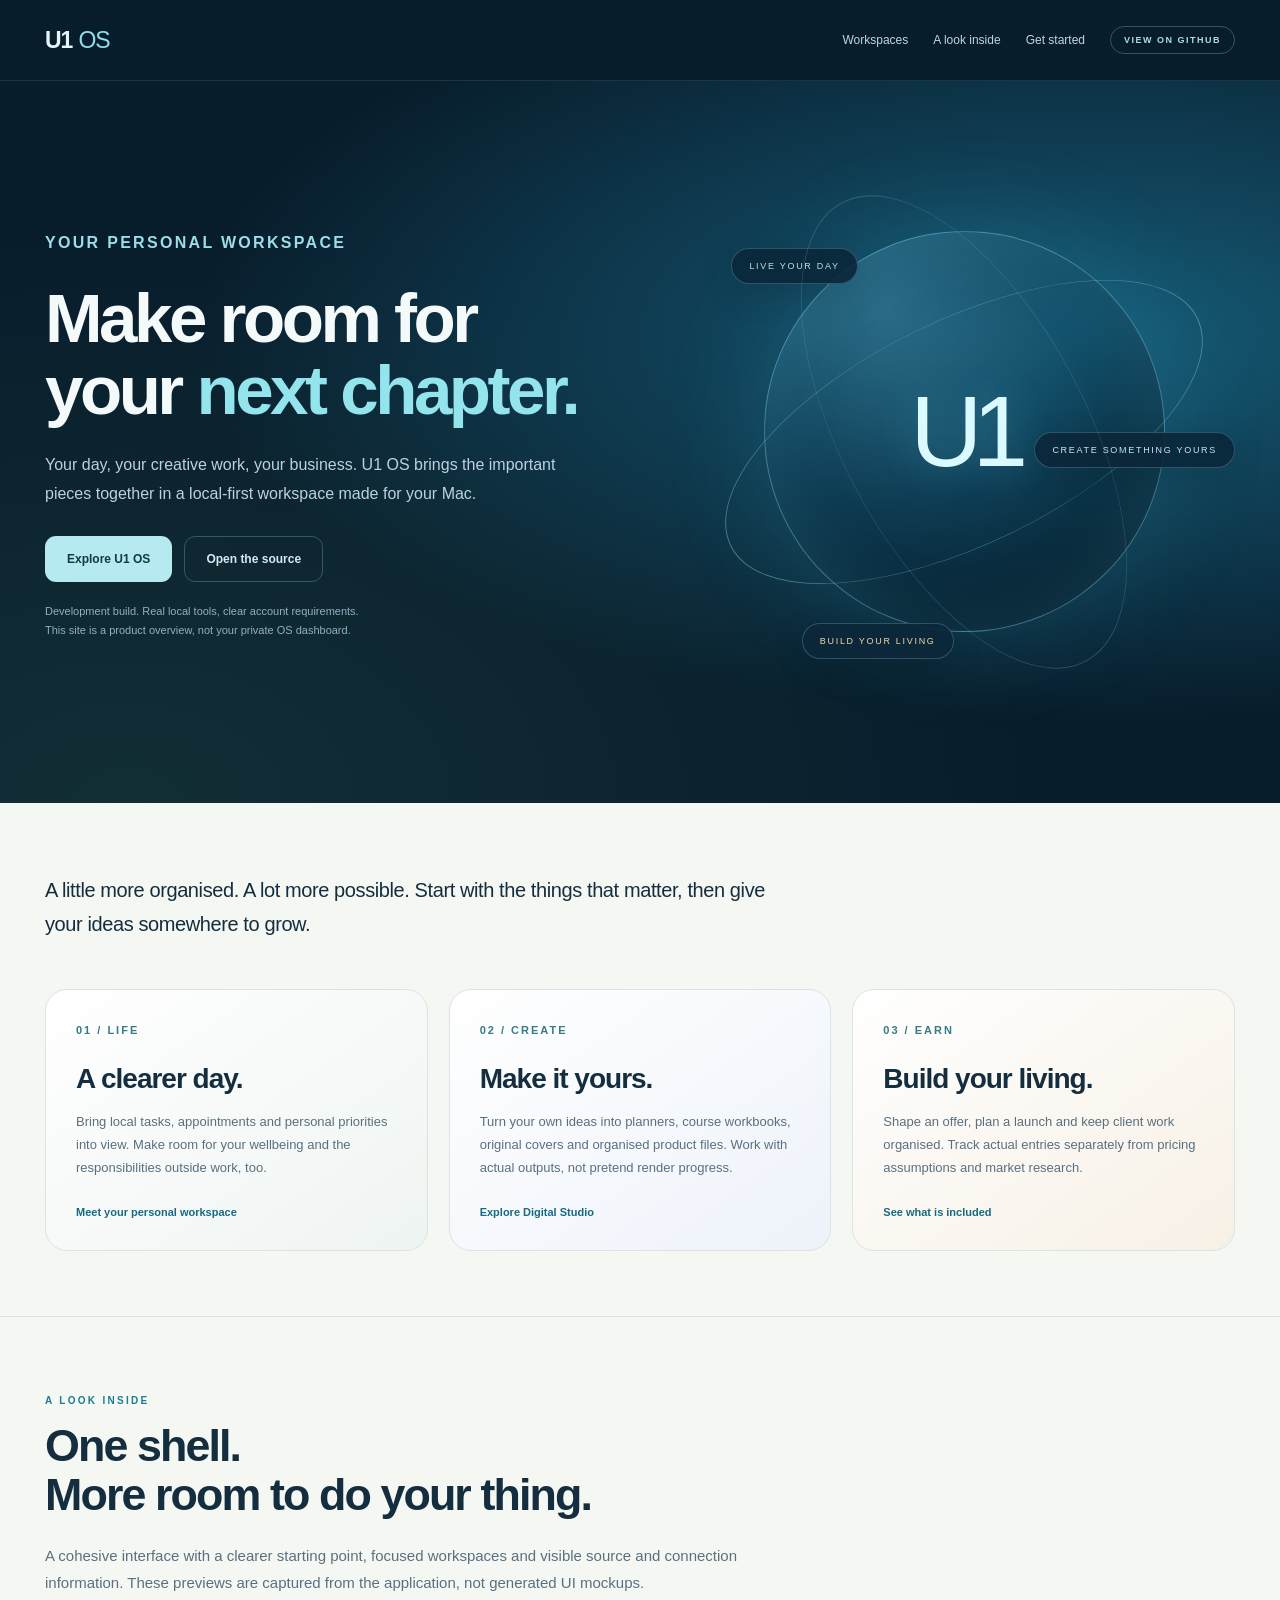
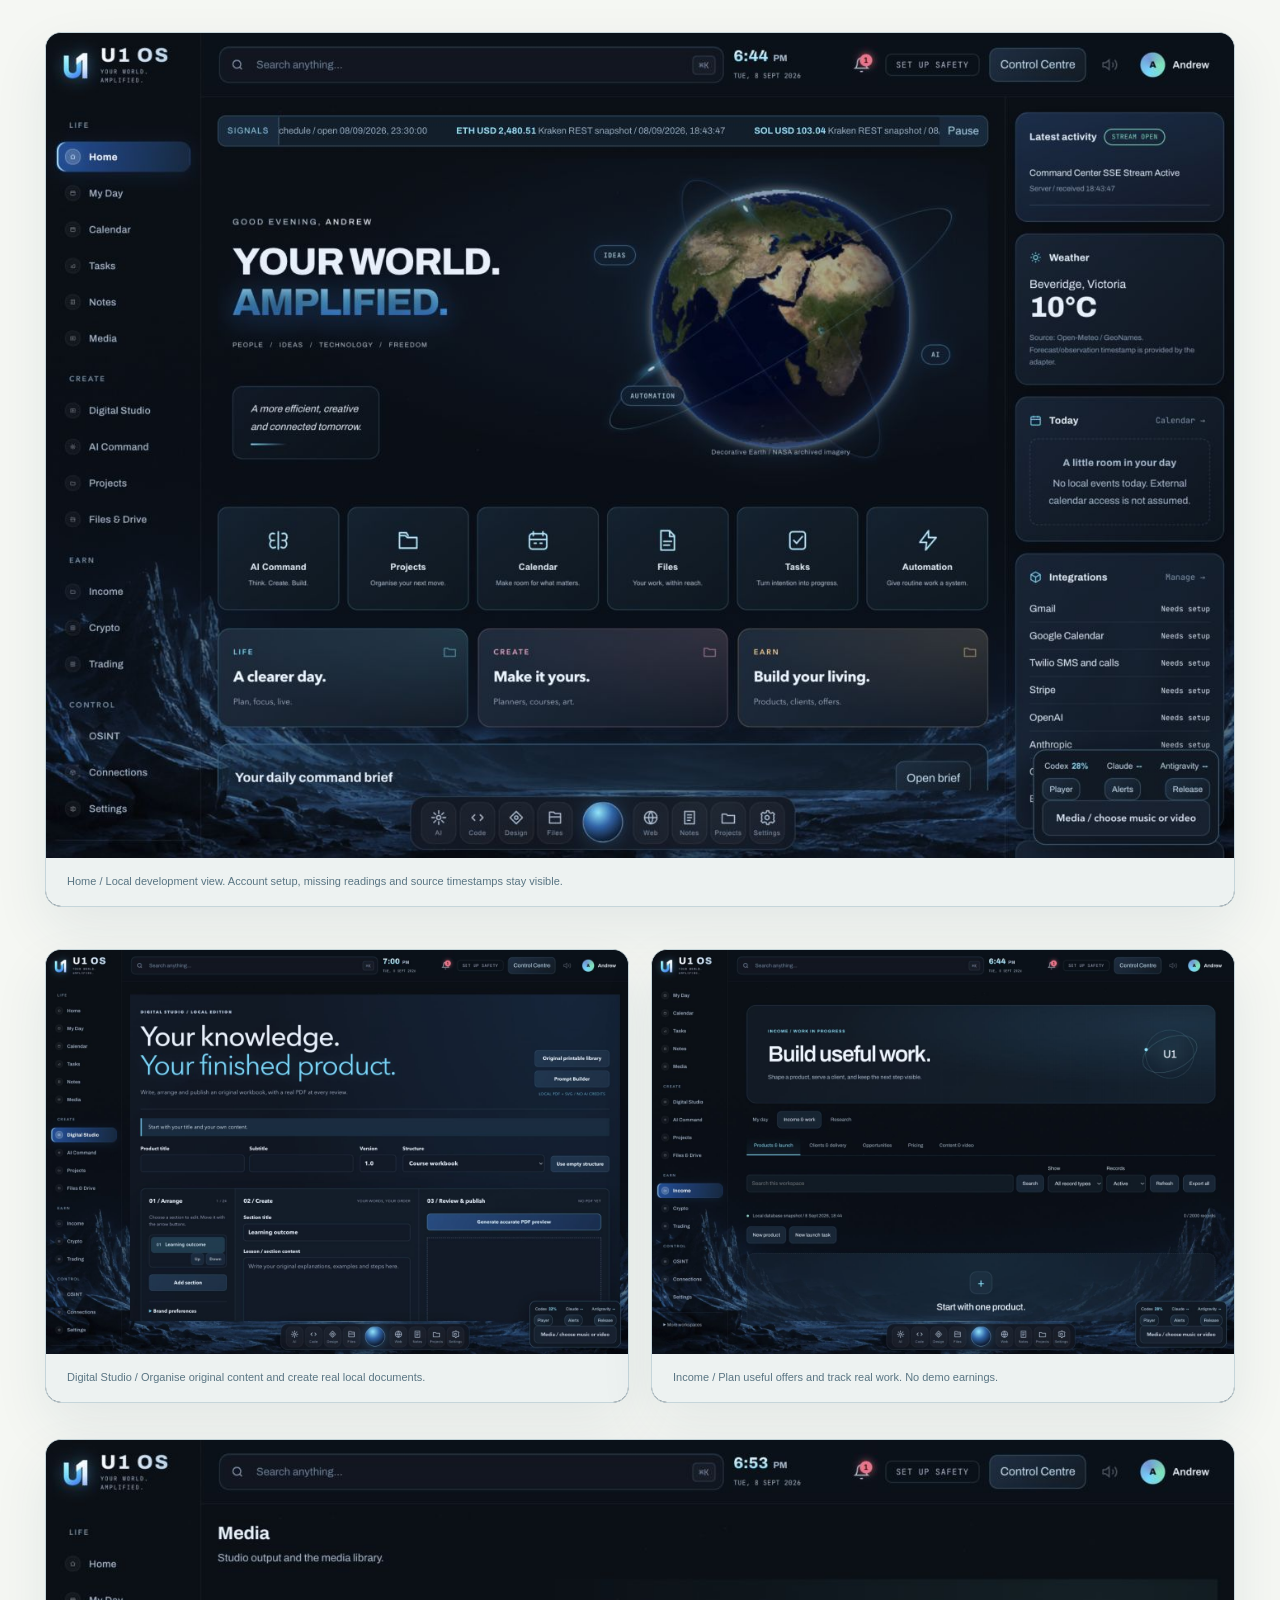
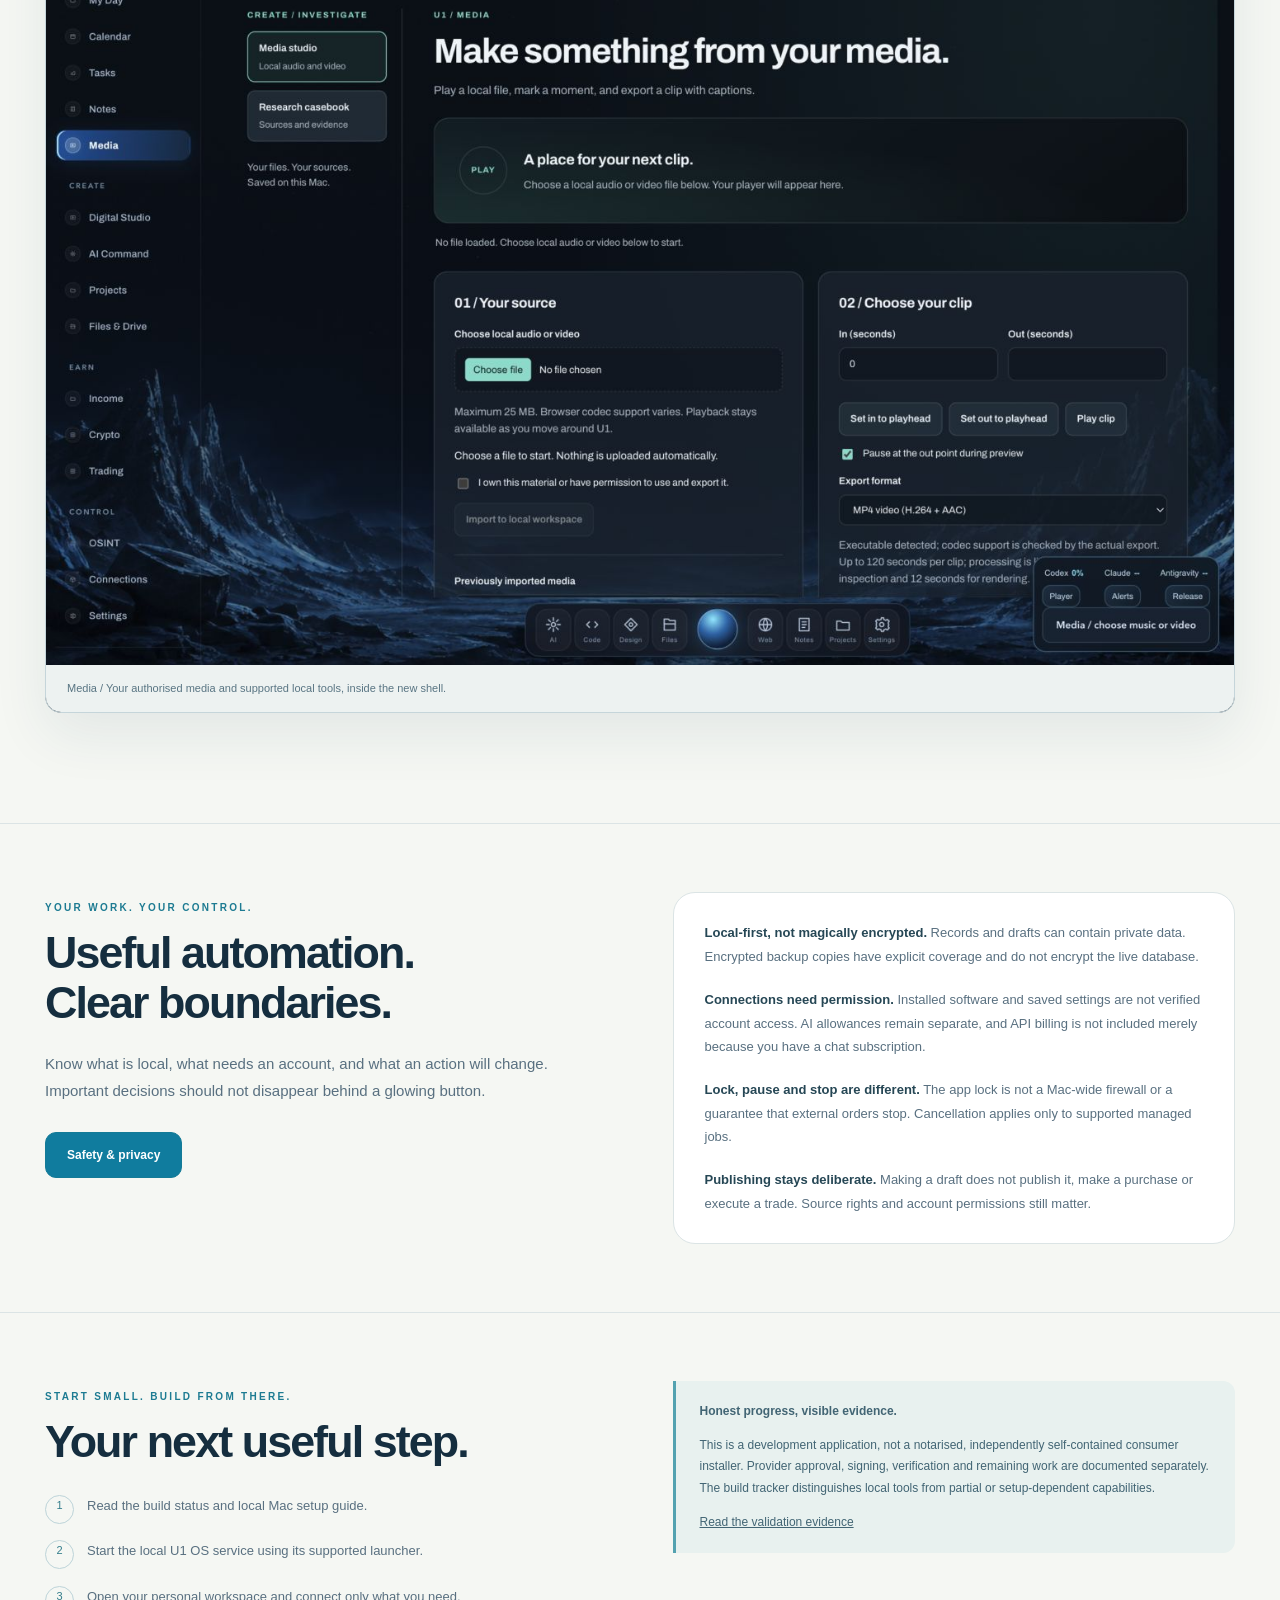
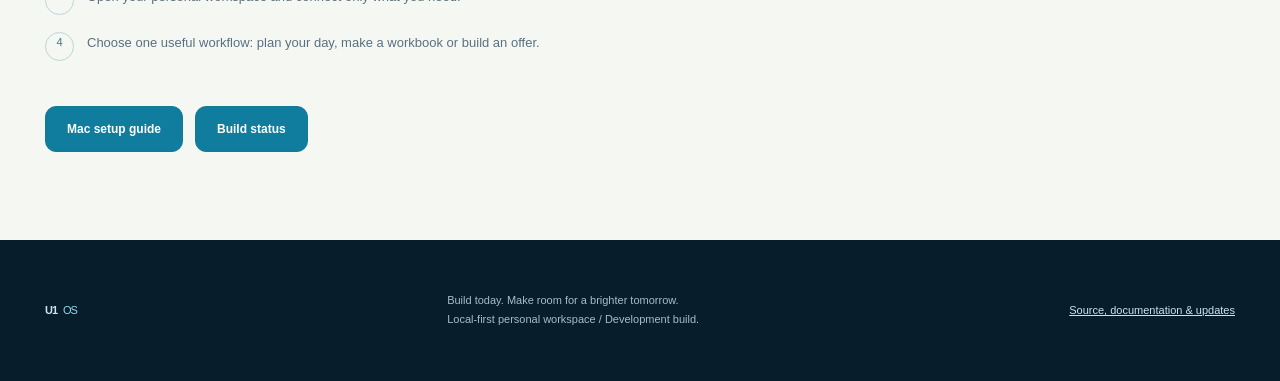
<file: docs/index.html>
<!doctype html>
<html lang="en-AU">
<head>
<meta charset="utf-8"><meta name="viewport" content="width=device-width,initial-scale=1">
<title>U1 OS | Your day. Your ideas. Your next chapter.</title>
<meta name="description" content="A local-first personal workspace for Mac. Bring your day, creative products and business workflows together in U1 OS.">
<meta name="theme-color" content="#081d2c">
<style>
:root{--ink:#152e3f;--muted:#597080;--paper:#f5f7f3;--line:#dbe4e5;--blue:#087ca4;--cyan:#83e1ef;--radius:22px}*{box-sizing:border-box}html{scroll-behavior:smooth}body{margin:0;background:var(--paper);color:var(--ink);font-family:"Avenir Next","Trebuchet MS",sans-serif;-webkit-font-smoothing:antialiased}a{color:inherit}button,a{-webkit-tap-highlight-color:transparent}a:focus-visible{outline:3px solid #078bba;outline-offset:5px}.wrap{width:min(1190px,calc(100% - 48px));margin:auto}.top{background:#081d2c;color:#e8f3f8;border-bottom:1px solid #83d7ed22}.top .wrap{min-height:80px;display:flex;align-items:center;justify-content:space-between;gap:20px}.wordmark{font-size:23px;font-weight:700;letter-spacing:-1px;text-decoration:none}.wordmark span{font-weight:400;color:#92dce9;margin-left:6px}.top nav{display:flex;align-items:center;gap:25px;font-size:12px}.top nav a{text-decoration:none;color:#c0d4df}.top nav a:hover{color:white}.chip{font-size:9px!important;font-weight:600;letter-spacing:1.5px;border:1px solid #bcebf742;border-radius:30px;padding:8px 13px;color:#acdce6!important}.hero{background:radial-gradient(ellipse at 85% 35%,#165b77,transparent 58%),radial-gradient(ellipse at 10% 100%,#20454170,transparent 55%),#081d2c;color:#f4f9fa;overflow:hidden;padding:80px 0 100px}.hero-grid{display:grid;grid-template-columns:1.05fr .95fr;gap:50px;align-items:center}.eyebrow{font-size:10px;font-weight:600;letter-spacing:2.3px;text-transform:uppercase;color:#1d7b92}.hero .eyebrow{color:#9bdde8}.hero h1{font-size:clamp(44px,5.4vw,75px);line-height:1.05;letter-spacing:-3.5px;margin:24px 0;font-weight:600}.hero h1 span{color:#94e4ee}.hero p{font-size:16px;line-height:1.8;max-width:560px;color:#bcd1df}.actions{display:flex;flex-wrap:wrap;gap:12px;margin:28px 0 20px}.button{display:inline-flex;align-items:center;justify-content:center;min-height:46px;padding:12px 21px;border-radius:11px;font-size:12px;font-weight:600;text-decoration:none;background:#107c9e;color:#fff;border:1px solid #147b97;transition:background .2s,transform .2s}.button:hover{background:#08657f;transform:translateY(-2px)}.button.light{background:#b5eaf0;color:#123a49;border-color:transparent}.button.outline{background:transparent;border-color:#6d91a370;color:#d6e9f1}.tiny{font-size:11px!important;line-height:1.7!important;color:#91b0c1!important}.orbit{position:relative;aspect-ratio:1;display:grid;place-items:center}.orb{width:74%;aspect-ratio:1;border:1px solid #8ee3f56b;border-radius:50%;background:radial-gradient(circle at 30% 20%,#458cab7a,#0d3d5750 45%,#03121bc9);box-shadow:inset 0 0 70px #65d3f029,0 0 110px #3bc2e126;display:grid;place-items:center}.orb b{font-size:100px;font-weight:500;letter-spacing:-10px;text-shadow:0 0 40px #70dcfa4f;color:#dafaff}.orbit:before,.orbit:after{content:"";position:absolute;inset:2%;border:1px solid #8ed4e470;border-radius:50%;transform:rotate(-26deg) scaleY(.43)}.orbit:after{transform:rotate(62deg) scaleY(.47);border-color:#8ed4e43c}.float{position:absolute;font-size:9px;letter-spacing:1.7px;padding:12px 17px;border:1px solid #88cfe344;background:#0c273ae8;border-radius:40px;box-shadow:0 10px 35px #0002}.life{top:16%;left:7%;color:#b1e9dc}.create{right:0;top:50%;color:#beeafa}.earn{bottom:8%;left:20%;color:#f1d8a5}.intro{padding:50px 0 28px}.intro p{max-width:720px;font-size:20px;line-height:1.7;letter-spacing:-.4px}.cards{display:grid;grid-template-columns:repeat(3,1fr);gap:21px;margin-bottom:65px}.card{padding:30px;border:1px solid var(--line);border-radius:var(--radius);background:linear-gradient(145deg,#fff,#eef4f1)}.card:nth-child(2){background:linear-gradient(145deg,#fff,#edf2fa)}.card:nth-child(3){background:linear-gradient(145deg,#fff,#f7f0e5)}.card .number{font-size:11px;font-weight:600;letter-spacing:2px;color:#367c84}.card h2{font-size:28px;line-height:1.15;letter-spacing:-1px;margin:25px 0 15px}.card p{font-size:13px;color:var(--muted);line-height:1.8;margin-bottom:22px}.card a{font-size:11px;text-decoration:none;color:#166a81;font-weight:600}.section{padding:68px 0;border-top:1px solid var(--line)}.section h2{font-size:clamp(31px,3.5vw,47px);letter-spacing:-1.9px;line-height:1.1;margin:15px 0 23px}.section p.lead{max-width:720px;line-height:1.8;color:var(--muted);font-size:15px}.preview{margin:36px 0 42px;overflow:hidden;border:1px solid #c5d5da;border-radius:16px;background:#0a1724;box-shadow:0 22px 55px #153a5015}.preview img{display:block;width:100%;height:auto}.preview figcaption{padding:15px 21px;background:#edf2f1;color:#597583;font-size:11px;line-height:1.6}.preview-grid{display:grid;grid-template-columns:1fr 1fr;gap:22px}.preview-grid .preview{margin:0}.split{display:grid;grid-template-columns:1fr 1fr;gap:65px;align-items:start}.boundaries{padding:28px 31px;border:1px solid var(--line);border-radius:var(--radius);background:white}.boundaries p{font-size:13px;line-height:1.8;color:var(--muted);margin:0 0 20px}.boundaries p:last-child{margin:0}.boundaries strong{color:#264755}.steps{counter-reset:step;list-style:none;padding:0;margin:28px 0}.steps li{counter-increment:step;position:relative;padding:0 0 23px 42px;font-size:13px;line-height:1.75;color:var(--muted)}.steps li:before{content:counter(step);position:absolute;left:0;width:27px;height:27px;border:1px solid #bdd4d9;border-radius:50%;text-align:center;color:#337d8b;font-size:11px}.note{padding:20px 24px;border-left:3px solid #53a2b0;background:#e8f1ef;border-radius:0 12px 12px 0;font-size:12px;line-height:1.8;color:#426574}.footer{padding:40px 0;background:#081d2c;color:#a3bdcb}.footer .wrap{display:flex;justify-content:space-between;gap:25px;flex-wrap:wrap;align-items:center}.footer p{font-size:11px;line-height:1.8}.footer a{font-size:11px;color:#c8e5ed}section{scroll-margin-top:25px}@media(max-width:800px){.hero-grid,.split{grid-template-columns:1fr}.hero{padding:55px 0}.orbit{max-width:370px;width:80%;margin:10px auto}.cards{grid-template-columns:1fr}.hero h1{letter-spacing:-2px}.hero-grid{gap:10px}.cards .card{padding:25px}.card h2{margin-top:16px}.preview-grid{grid-template-columns:1fr}.top nav{gap:13px}.top nav a:not(.chip){display:none}.section{padding:48px 0}.split{gap:25px}}@media(max-width:440px){.wrap{width:calc(100% - 32px)}.hero h1{font-size:43px}.intro p{font-size:18px}.orb b{font-size:75px}.float{font-size:8px;padding:10px 13px}}@media(prefers-reduced-motion:reduce){html{scroll-behavior:auto}.button{transition:none}.button:hover{transform:none}}
</style>
</head>
<body>
<header class="top"><div class="wrap"><a class="wordmark" href="#">U1<span>OS</span></a><nav aria-label="Main navigation"><a href="#workspaces">Workspaces</a><a href="#inside">A look inside</a><a href="#start">Get started</a><a class="chip" href="https://github.com/U1-OS/U1-OS-MAC-">VIEW ON GITHUB</a></nav></div></header>
<main>
<section class="hero"><div class="wrap hero-grid"><div><p class="eyebrow">YOUR PERSONAL WORKSPACE</p><h1>Make room for<br>your <span>next chapter.</span></h1><p>Your day, your creative work, your business. U1 OS brings the important pieces together in a local-first workspace made for your Mac.</p><div class="actions"><a class="button light" href="#inside">Explore U1 OS</a><a class="button outline" href="https://github.com/U1-OS/U1-OS-MAC-">Open the source</a></div><p class="tiny">Development build. Real local tools, clear account requirements.<br>This site is a product overview, not your private OS dashboard.</p></div><div class="orbit" aria-label="Original U1 OS orbital brand graphic"><div class="orb"><b>U1</b></div><span class="float life">LIVE YOUR DAY</span><span class="float create">CREATE SOMETHING YOURS</span><span class="float earn">BUILD YOUR LIVING</span></div></div></section>
<section class="wrap intro" id="workspaces"><p>A little more organised. A lot more possible. Start with the things that matter, then give your ideas somewhere to grow.</p></section>
<div class="wrap cards"><article class="card"><span class="number">01 / LIFE</span><h2>A clearer day.</h2><p>Bring local tasks, appointments and personal priorities into view. Make room for your wellbeing and the responsibilities outside work, too.</p><a href="https://github.com/U1-OS/U1-OS-MAC-/blob/main/docs/PERSONAL-OS.md">Meet your personal workspace</a></article><article class="card"><span class="number">02 / CREATE</span><h2>Make it yours.</h2><p>Turn your own ideas into planners, course workbooks, original covers and organised product files. Work with actual outputs, not pretend render progress.</p><a href="https://github.com/U1-OS/U1-OS-MAC-/blob/main/docs/STUDIO-PRO.md">Explore Digital Studio</a></article><article class="card"><span class="number">03 / EARN</span><h2>Build your living.</h2><p>Shape an offer, plan a launch and keep client work organised. Track actual entries separately from pricing assumptions and market research.</p><a href="https://github.com/U1-OS/U1-OS-MAC-/blob/main/docs/BUILD-STATUS.md">See what is included</a></article></div>
<section class="section" id="inside"><div class="wrap"><p class="eyebrow">A LOOK INSIDE</p><h2>One shell.<br>More room to do your thing.</h2><p class="lead">A cohesive interface with a clearer starting point, focused workspaces and visible source and connection information. These previews are captured from the application, not generated UI mockups.</p><figure class="preview"><img src="screenshots/personal-home.png" alt="U1 OS Home showing the globe, local workspace widgets and Life, Create and Earn shortcuts" loading="lazy"><figcaption>Home / Local development view. Account setup, missing readings and source timestamps stay visible.</figcaption></figure><div class="preview-grid"><figure class="preview"><img src="screenshots/personal-studio.png" alt="The native Digital Studio workspace" loading="lazy"><figcaption>Digital Studio / Organise original content and create real local documents.</figcaption></figure><figure class="preview"><img src="screenshots/personal-income.png" alt="The native Income workspace" loading="lazy"><figcaption>Income / Plan useful offers and track real work. No demo earnings.</figcaption></figure></div><figure class="preview"><img src="screenshots/personal-media.png" alt="U1 OS native Media workspace with local playback controls" loading="lazy"><figcaption>Media / Your authorised media and supported local tools, inside the new shell.</figcaption></figure></div></section>
<section class="section"><div class="wrap split"><div><p class="eyebrow">YOUR WORK. YOUR CONTROL.</p><h2>Useful automation.<br>Clear boundaries.</h2><p class="lead">Know what is local, what needs an account, and what an action will change. Important decisions should not disappear behind a glowing button.</p><div class="actions"><a class="button" href="https://github.com/U1-OS/U1-OS-MAC-/blob/main/docs/SAFETY-LOCK.md">Safety & privacy</a></div></div><div class="boundaries"><p><strong>Local-first, not magically encrypted.</strong> Records and drafts can contain private data. Encrypted backup copies have explicit coverage and do not encrypt the live database.</p><p><strong>Connections need permission.</strong> Installed software and saved settings are not verified account access. AI allowances remain separate, and API billing is not included merely because you have a chat subscription.</p><p><strong>Lock, pause and stop are different.</strong> The app lock is not a Mac-wide firewall or a guarantee that external orders stop. Cancellation applies only to supported managed jobs.</p><p><strong>Publishing stays deliberate.</strong> Making a draft does not publish it, make a purchase or execute a trade. Source rights and account permissions still matter.</p></div></div></section>
<section class="section" id="start"><div class="wrap split"><div><p class="eyebrow">START SMALL. BUILD FROM THERE.</p><h2>Your next useful step.</h2><ol class="steps"><li>Read the build status and local Mac setup guide.</li><li>Start the local U1 OS service using its supported launcher.</li><li>Open your personal workspace and connect only what you need.</li><li>Choose one useful workflow: plan your day, make a workbook or build an offer.</li></ol><div class="actions"><a class="button" href="https://github.com/U1-OS/U1-OS-MAC-/blob/main/docs/MAC-RELEASE.md">Mac setup guide</a><a class="button" href="https://github.com/U1-OS/U1-OS-MAC-/blob/main/docs/BUILD-STATUS.md">Build status</a></div></div><div class="note"><strong>Honest progress, visible evidence.</strong><p>This is a development application, not a notarised, independently self-contained consumer installer. Provider approval, signing, verification and remaining work are documented separately. The build tracker distinguishes local tools from partial or setup-dependent capabilities.</p><a href="https://github.com/U1-OS/U1-OS-MAC-/blob/main/docs/PERSONAL-RELEASE-VALIDATION.md">Read the validation evidence</a></div></div></section>
</main><footer class="footer"><div class="wrap"><a class="wordmark" href="#">U1<span>OS</span></a><p>Build today. Make room for a brighter tomorrow.<br>Local-first personal workspace / Development build.</p><a href="https://github.com/U1-OS/U1-OS-MAC-">Source, documentation & updates</a></div></footer>
</body>
</html>
</file>
